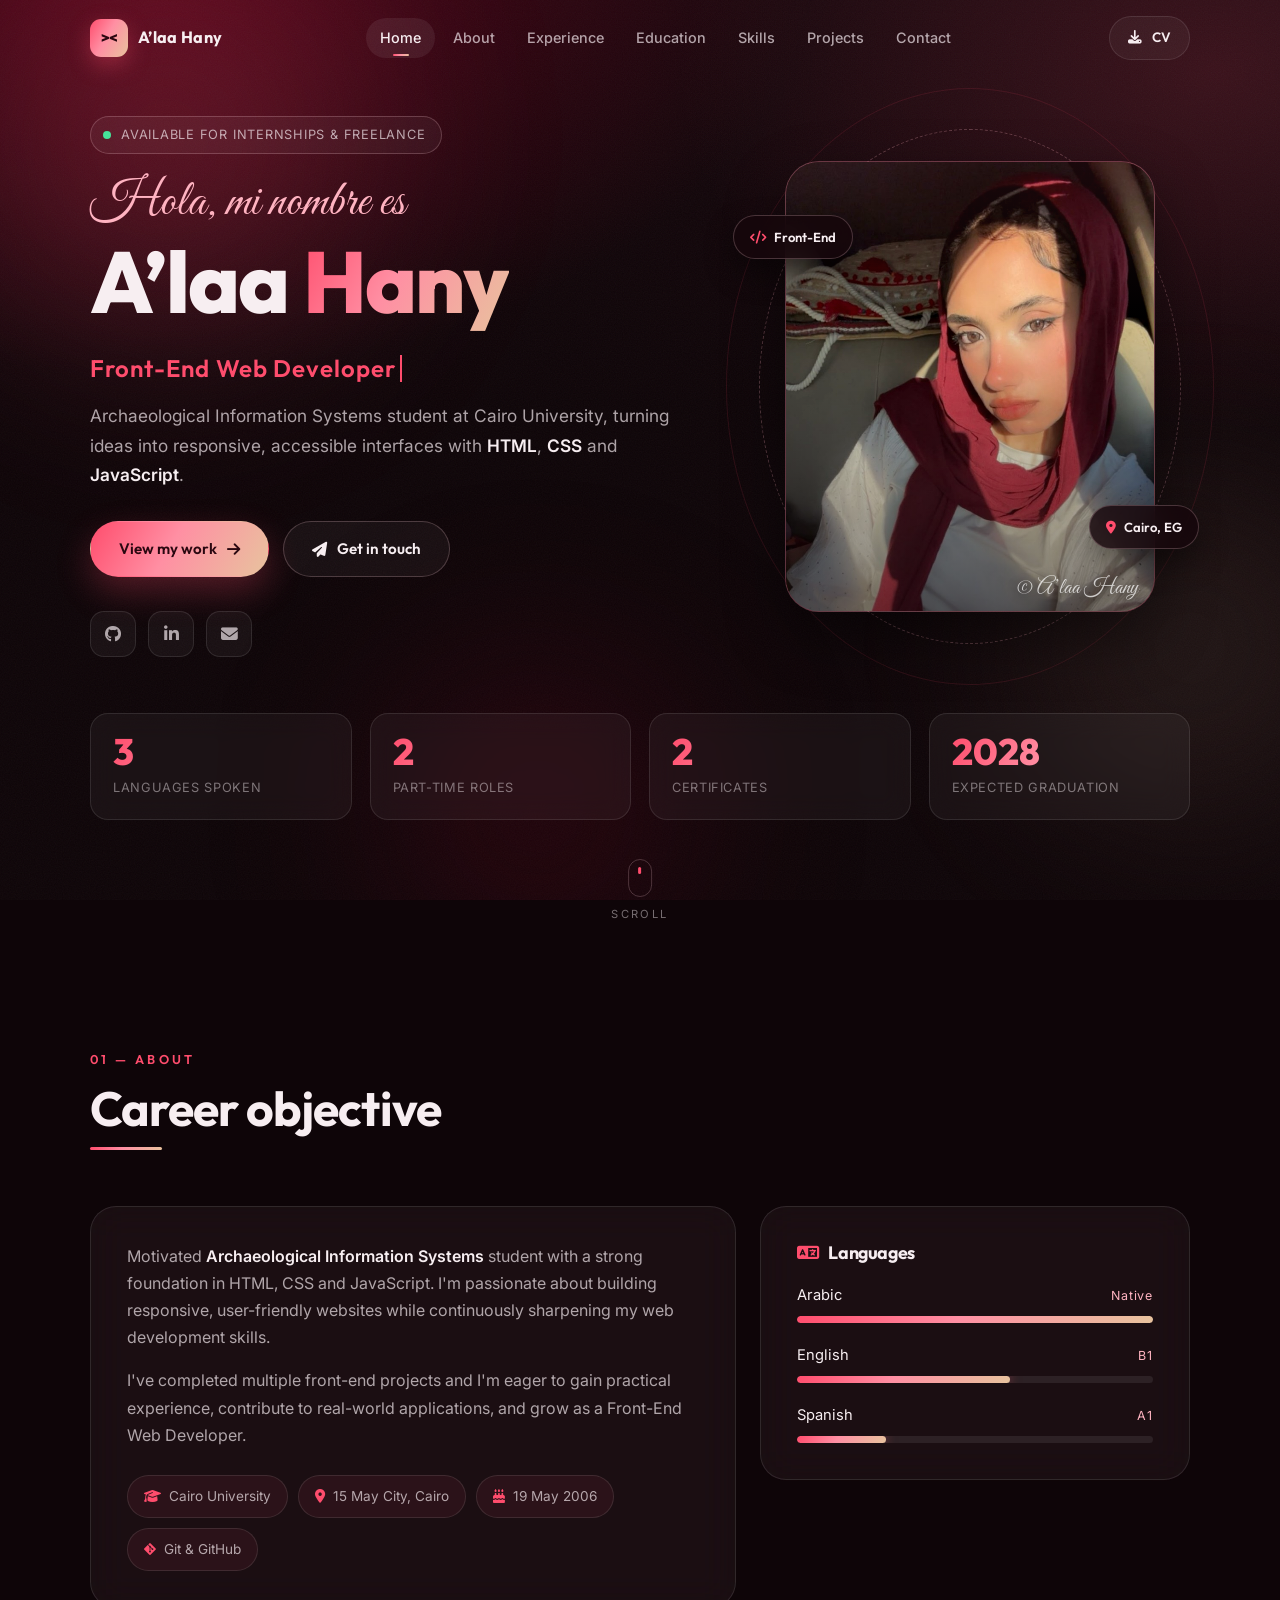
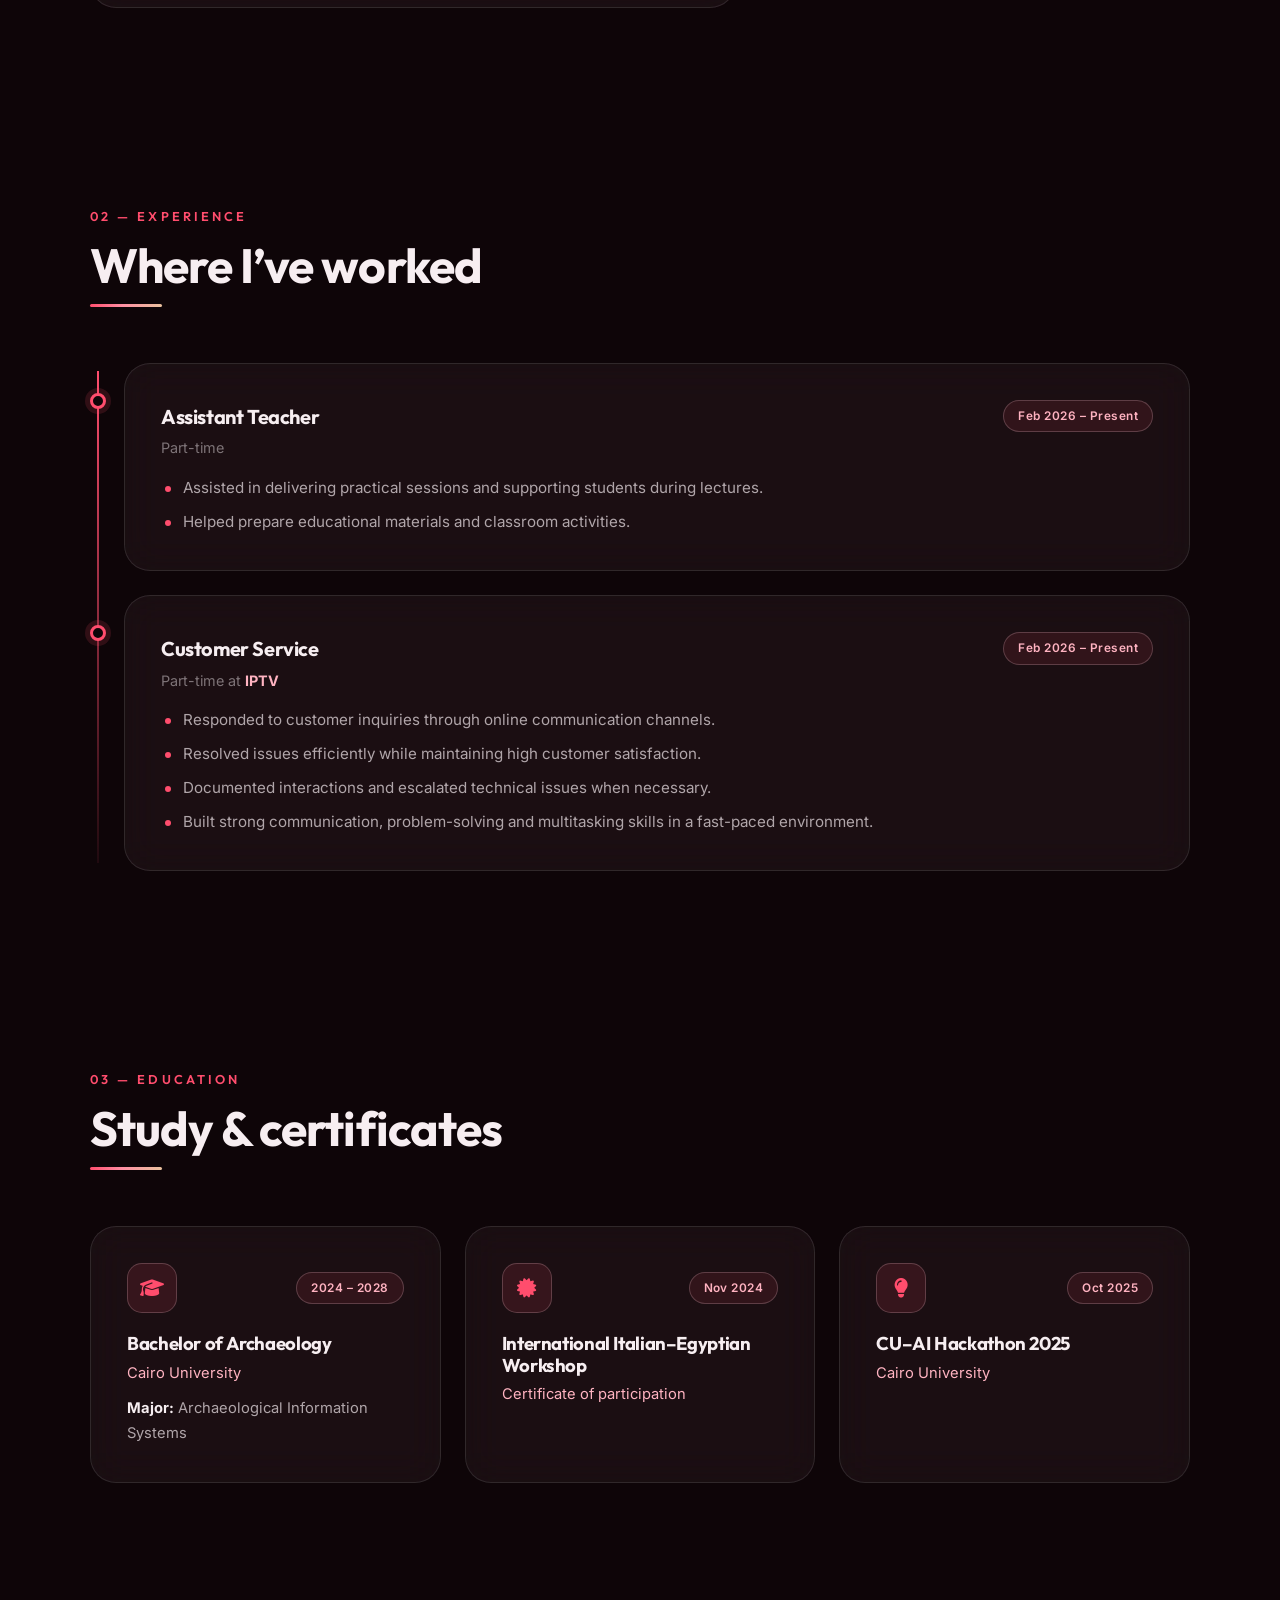
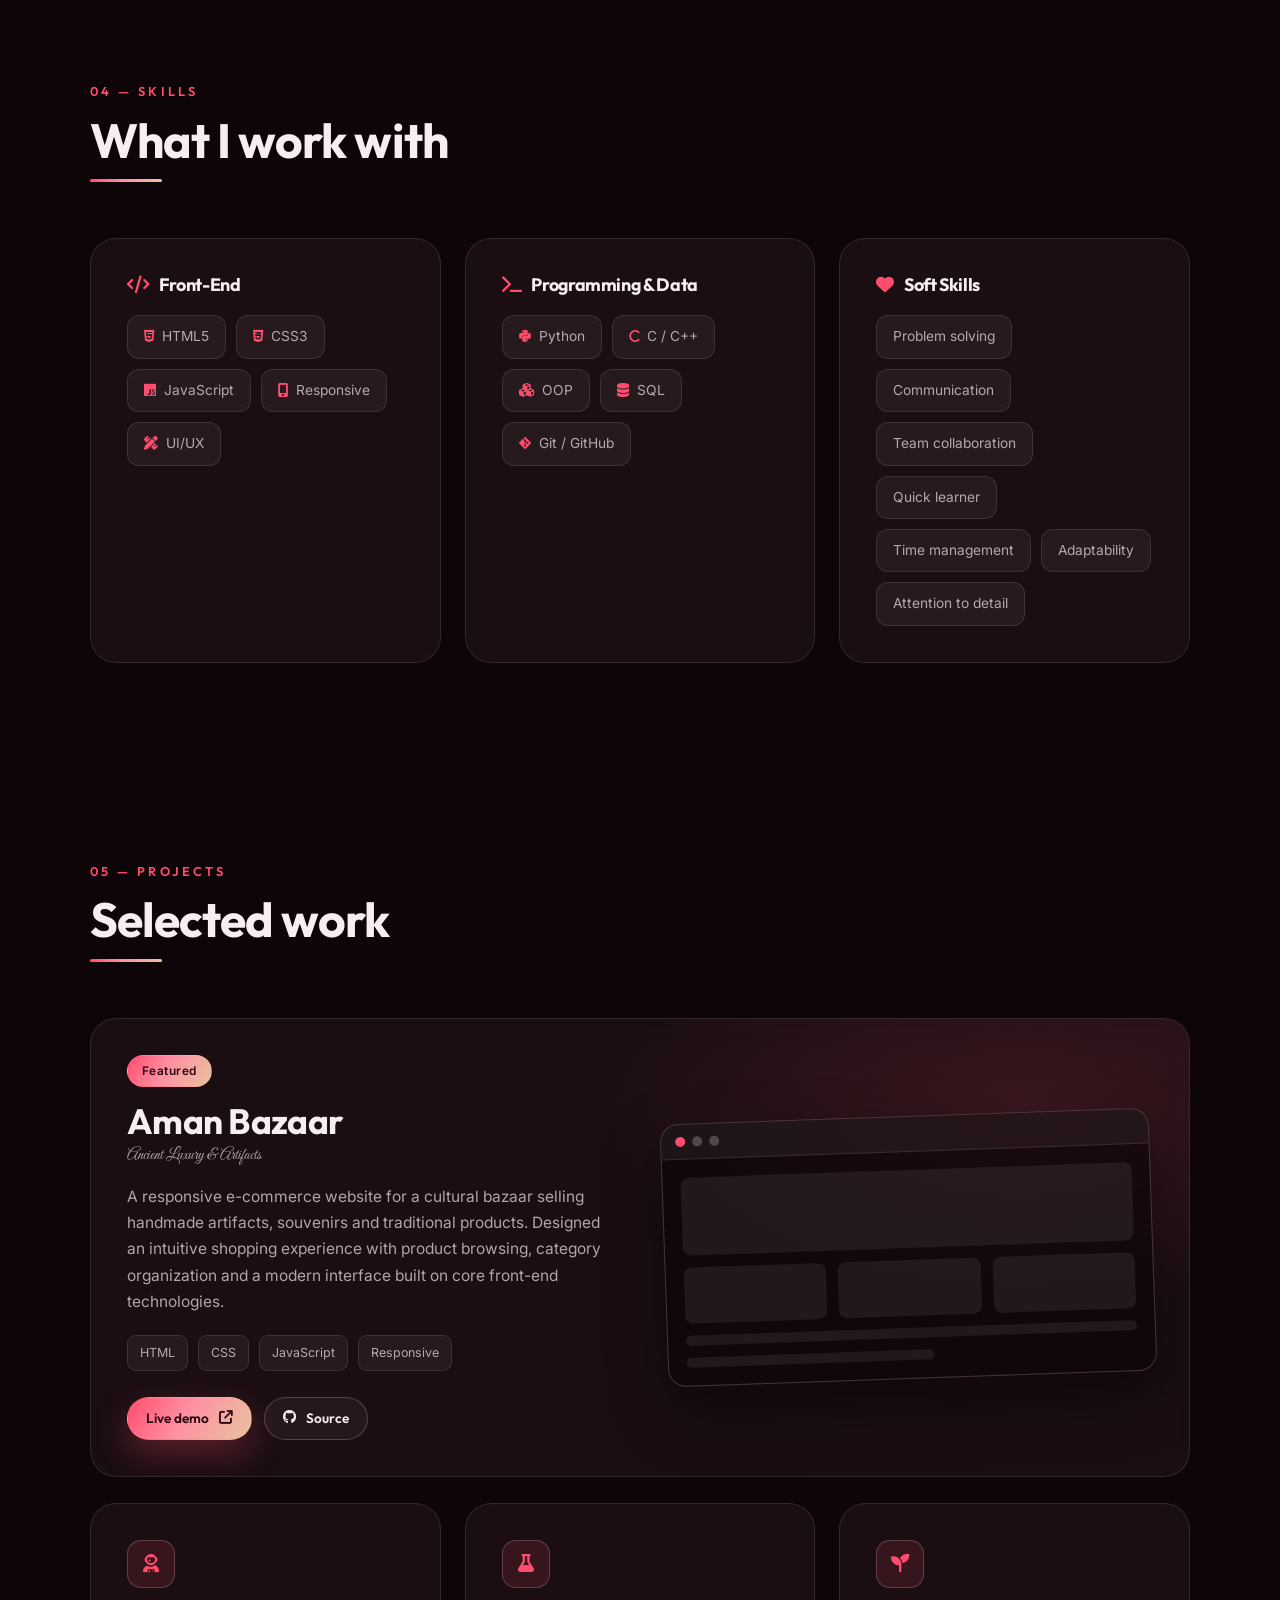
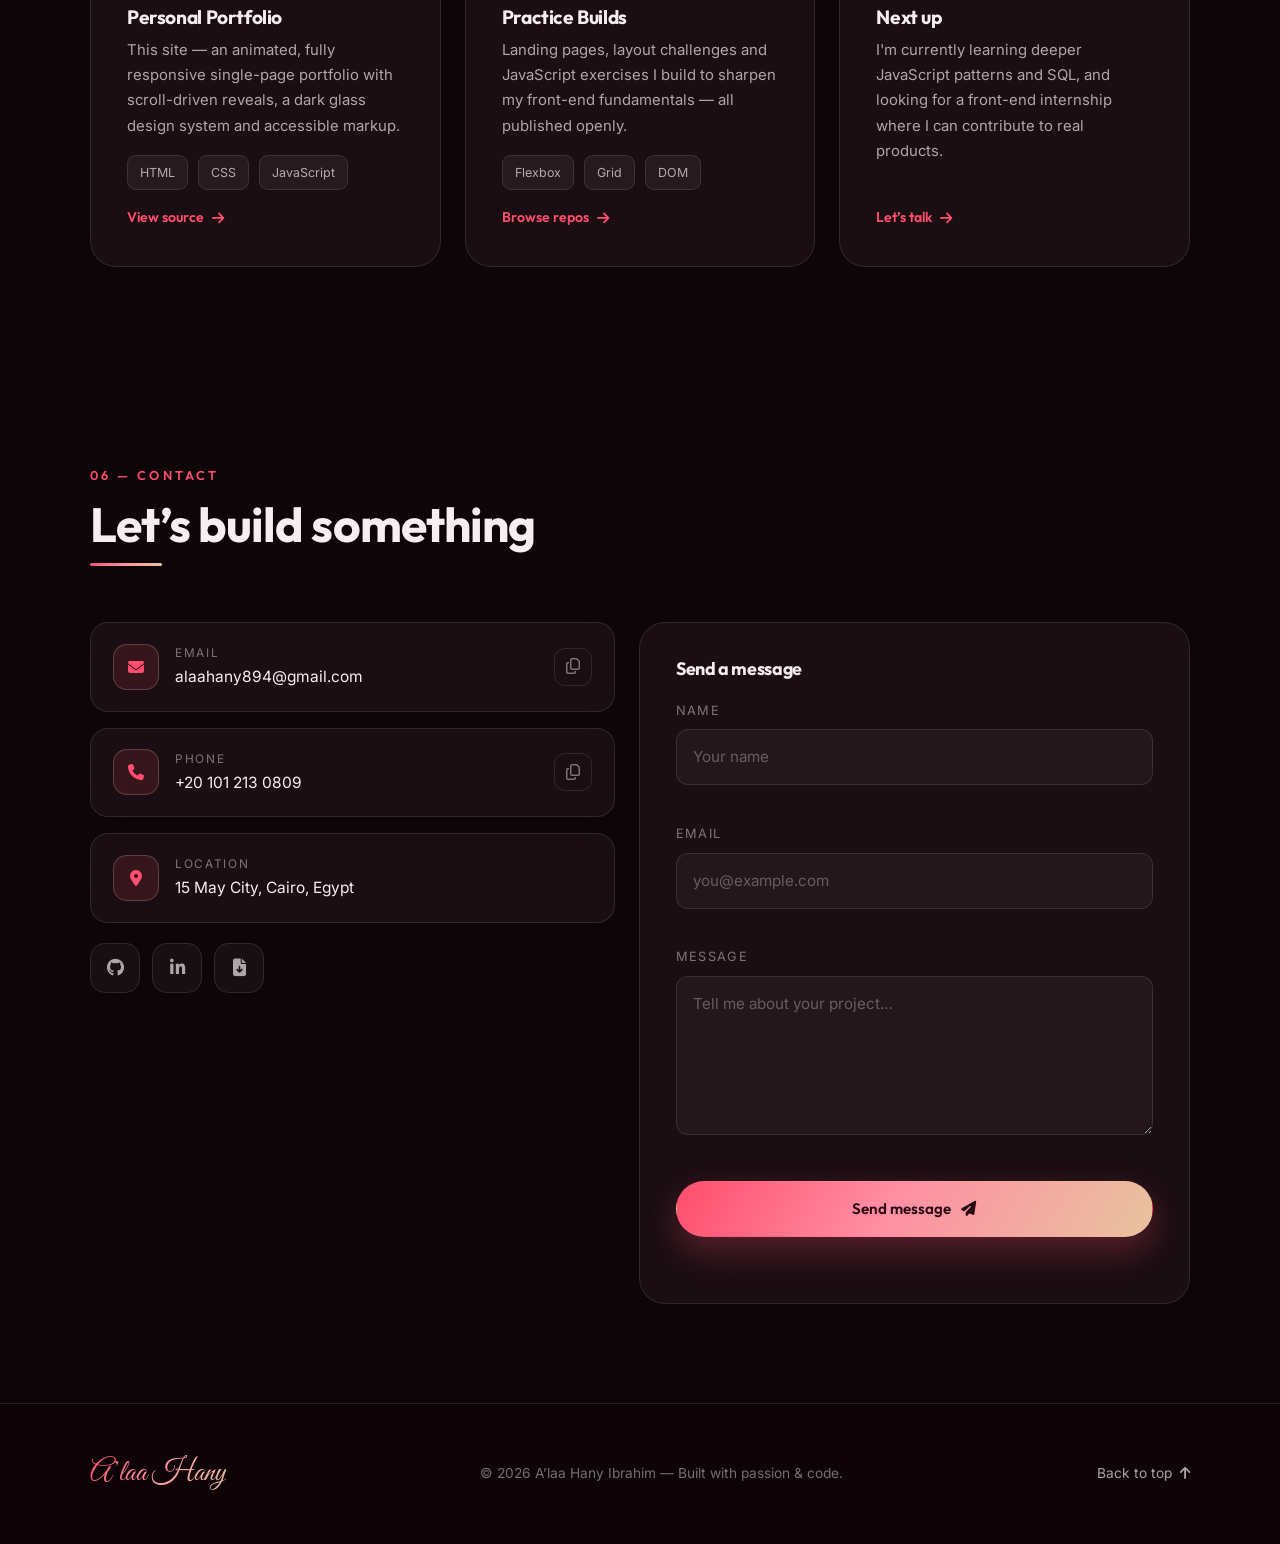
<file: index.html>
<!DOCTYPE html>
<html lang="en" class="no-js">

<head>
    <meta charset="UTF-8">
    <script>document.documentElement.classList.remove('no-js');</script>
    <meta name="viewport" content="width=device-width, initial-scale=1.0">
    <meta name="theme-color" content="#12060a">

    <title>A'laa Hany Ibrahim | Front-End Web Developer</title>
    <meta name="description"
        content="Portfolio of A'laa Hany Ibrahim — Front-End Web Developer and Archaeological Information Systems student at Cairo University, building responsive, user-friendly websites with HTML, CSS and JavaScript.">
    <meta name="author" content="A'laa Hany Ibrahim">

    <!-- Open Graph -->
    <meta property="og:type" content="website">
    <meta property="og:title" content="A'laa Hany Ibrahim | Front-End Web Developer">
    <meta property="og:description"
        content="Front-End Web Developer building responsive, user-friendly websites with HTML, CSS and JavaScript.">
    <meta property="og:url" content="https://alaa743.github.io/A-laa/">

    <link rel="icon"
        href="data:image/svg+xml,<svg xmlns='http://www.w3.org/2000/svg' viewBox='0 0 100 100'><defs><linearGradient id='g' gradientUnits='userSpaceOnUse' x1='-9.15' y1='15.85' x2='109.15' y2='84.15'><stop offset='0' stop-color='%23ff4d6d'/><stop offset='.45' stop-color='%23ff8fa3'/><stop offset='1' stop-color='%23e8c39e'/></linearGradient></defs><rect width='100' height='100' rx='28.95' fill='url(%23g)'/><path fill='%232a0710' transform='translate(50 50) scale(1.8) translate(-51.18 -49.96)' d='M42 49.96L31.36 45.84L31.36 39.76L50.56 47.60L50.56 52.32L31.36 60.16L31.36 54.08M71 54.08L71 60.16L51.80 52.32L51.80 47.60L71 39.76L71 45.84L60.32 49.96'/></svg>">

    <link rel="preconnect" href="https://fonts.googleapis.com">
    <link rel="preconnect" href="https://fonts.gstatic.com" crossorigin>
    <link href="https://fonts.googleapis.com/css2?family=Great+Vibes&family=Outfit:wght@300;400;500;600;700;800&family=Inter:wght@300;400;500;600&display=swap"
        rel="stylesheet">
    <link rel="stylesheet" href="https://cdnjs.cloudflare.com/ajax/libs/font-awesome/6.5.1/css/all.min.css">

    <link rel="stylesheet" href="style.css">
</head>

<body>
    <a class="skip-link" href="#main">Skip to content</a>

    <!-- Scroll progress -->
    <div class="scroll-progress" aria-hidden="true"><span id="progressBar"></span></div>

    <!-- Ambient background -->
    <div class="ambient" aria-hidden="true">
        <span class="orb orb-1"></span>
        <span class="orb orb-2"></span>
        <span class="orb orb-3"></span>
        <span class="grain"></span>
    </div>

    <div class="cursor-glow" id="cursorGlow" aria-hidden="true"></div>

    <!-- ================= NAVBAR ================= -->
    <header class="nav-wrap" id="navbar">
        <nav class="nav" aria-label="Main navigation">
            <a href="#home" class="logo" aria-label="A'laa Hany — home">
                <span class="logo-mark" aria-hidden="true">&gt;&lt;</span>
                <span class="logo-text">A&rsquo;laa&nbsp;Hany</span>
            </a>

            <ul class="nav-links" id="navLinks">
                <li><a href="#home" class="nav-link is-active">Home</a></li>
                <li><a href="#about" class="nav-link">About</a></li>
                <li><a href="#experience" class="nav-link">Experience</a></li>
                <li><a href="#education" class="nav-link">Education</a></li>
                <li><a href="#skills" class="nav-link">Skills</a></li>
                <li><a href="#projects" class="nav-link">Projects</a></li>
                <li><a href="#contact" class="nav-link">Contact</a></li>
            </ul>

            <div class="nav-actions">
                <a class="btn btn-ghost btn-sm" href="Alaa-Hany-CV.pdf" download>
                    <i class="fa-solid fa-download" aria-hidden="true"></i> CV
                </a>
                <button class="nav-toggle" id="navToggle" aria-label="Open menu" aria-expanded="false"
                    aria-controls="navLinks">
                    <span></span><span></span><span></span>
                </button>
            </div>
        </nav>
    </header>

    <main id="main">

        <!-- ================= HERO ================= -->
        <section class="hero" id="home">
            <div class="container hero-grid">

                <div class="hero-copy">
                    <p class="eyebrow reveal">
                        <span class="dot" aria-hidden="true"></span>
                        Available for internships &amp; freelance
                    </p>

                    <p class="script-hello reveal" aria-label="Hola, mi nombre es A'laa">Hola, mi nombre es</p>

                    <h1 class="hero-name reveal">A&rsquo;laa <span class="grad">Hany</span></h1>

                    <p class="hero-role reveal" aria-live="polite">
                        <span class="type" id="typed">Front-End Web Developer</span><span class="caret"
                            aria-hidden="true"></span>
                    </p>

                    <p class="hero-desc reveal">
                        Archaeological Information Systems student at Cairo University, turning ideas into
                        responsive, accessible interfaces with <strong>HTML</strong>, <strong>CSS</strong> and
                        <strong>JavaScript</strong>.
                    </p>

                    <div class="hero-cta reveal">
                        <a href="#projects" class="btn btn-primary">
                            View my work <i class="fa-solid fa-arrow-right" aria-hidden="true"></i>
                        </a>
                        <a href="#contact" class="btn btn-outline">
                            <i class="fa-solid fa-paper-plane" aria-hidden="true"></i> Get in touch
                        </a>
                    </div>

                    <ul class="hero-social reveal" aria-label="Social links">
                        <li><a href="https://github.com/alaa743" target="_blank" rel="noopener" data-label="GitHub"
                                aria-label="GitHub"><i class="fa-brands fa-github" aria-hidden="true"></i></a></li>
                        <li><a href="https://www.linkedin.com/in/alaa-hany-73a61a338/" target="_blank" rel="noopener"
                                data-label="LinkedIn" aria-label="LinkedIn"><i class="fa-brands fa-linkedin-in"
                                    aria-hidden="true"></i></a></li>
                        <li><a href="mailto:alaahany894@gmail.com" data-label="Email" aria-label="Email"><i
                                    class="fa-solid fa-envelope" aria-hidden="true"></i></a></li>
                    </ul>
                </div>

                <div class="hero-visual reveal">
                    <div class="portrait-stage" data-tilt>
                        <span class="ring ring-1" aria-hidden="true"></span>
                        <span class="ring ring-2" aria-hidden="true"></span>
                        <div class="portrait-frame protected">
                            <!-- Only a tile-shuffled image is served; script.js reassembles it here.
                                 Regenerate with _tools/scramble.html (values must match). -->
                            <canvas class="portrait-media" width="864" height="1056" role="img"
                                aria-label="Portrait of A'laa Hany Ibrahim" data-tiles="hero-tiles.jpg"
                                data-cols="9" data-rows="11" data-gutter="8" data-seed="1511506921"></canvas>
                            <span class="watermark" aria-hidden="true">&copy; A&rsquo;laa Hany</span>
                        </div>
                        <div class="float-badge badge-a">
                            <i class="fa-solid fa-code" aria-hidden="true"></i> Front-End
                        </div>
                        <div class="float-badge badge-b">
                            <i class="fa-solid fa-location-dot" aria-hidden="true"></i> Cairo, EG
                        </div>
                    </div>
                </div>
            </div>

            <div class="hero-stats container">
                <div class="stat reveal"><span class="stat-num" data-count="3">0</span><span class="stat-label">Languages
                        spoken</span></div>
                <div class="stat reveal"><span class="stat-num" data-count="2">0</span><span class="stat-label">Part-time
                        roles</span></div>
                <div class="stat reveal"><span class="stat-num" data-count="2">0</span><span
                        class="stat-label">Certificates</span></div>
                <div class="stat reveal"><span class="stat-num" data-count="2028">0</span><span
                        class="stat-label">Expected graduation</span></div>
            </div>

            <a href="#about" class="scroll-cue" aria-label="Scroll to about section">
                <span class="mouse" aria-hidden="true"><span></span></span>
                <span class="scroll-cue-text">Scroll</span>
            </a>
        </section>

        <!-- ================= ABOUT ================= -->
        <section class="section" id="about">
            <div class="container">
                <header class="section-head reveal">
                    <p class="section-kicker">01 — About</p>
                    <h2 class="section-title">Career objective</h2>
                </header>

                <div class="about-grid">
                    <article class="card about-main reveal">
                        <p>
                            Motivated <strong>Archaeological Information Systems</strong> student with a strong
                            foundation in HTML, CSS and JavaScript. I'm passionate about building responsive,
                            user-friendly websites while continuously sharpening my web development skills.
                        </p>
                        <p>
                            I've completed multiple front-end projects and I'm eager to gain practical experience,
                            contribute to real-world applications, and grow as a Front-End Web Developer.
                        </p>

                        <ul class="chips" aria-label="Quick facts">
                            <li class="chip"><i class="fa-solid fa-graduation-cap" aria-hidden="true"></i> Cairo
                                University</li>
                            <li class="chip"><i class="fa-solid fa-location-dot" aria-hidden="true"></i> 15 May City,
                                Cairo</li>
                            <li class="chip"><i class="fa-solid fa-cake-candles" aria-hidden="true"></i> 19 May 2006
                            </li>
                            <li class="chip"><i class="fa-brands fa-git-alt" aria-hidden="true"></i> Git &amp; GitHub
                            </li>
                        </ul>
                    </article>

                    <article class="card about-langs reveal">
                        <h3 class="card-title"><i class="fa-solid fa-language" aria-hidden="true"></i> Languages</h3>

                        <div class="lang">
                            <div class="lang-head"><span>Arabic</span><span class="lang-level">Native</span></div>
                            <div class="bar"><span data-fill="100" style="--w:100%"></span></div>
                        </div>
                        <div class="lang">
                            <div class="lang-head"><span>English</span><span class="lang-level">B1</span></div>
                            <div class="bar"><span data-fill="60" style="--w:60%"></span></div>
                        </div>
                        <div class="lang">
                            <div class="lang-head"><span>Spanish</span><span class="lang-level">A1</span></div>
                            <div class="bar"><span data-fill="25" style="--w:25%"></span></div>
                        </div>
                    </article>
                </div>
            </div>
        </section>

        <!-- ================= EXPERIENCE ================= -->
        <section class="section" id="experience">
            <div class="container">
                <header class="section-head reveal">
                    <p class="section-kicker">02 — Experience</p>
                    <h2 class="section-title">Where I&rsquo;ve worked</h2>
                </header>

                <ol class="timeline">
                    <li class="tl-item reveal">
                        <span class="tl-dot" aria-hidden="true"></span>
                        <div class="card tl-card">
                            <div class="tl-head">
                                <h3>Assistant Teacher</h3>
                                <span class="badge">Feb 2026 &ndash; Present</span>
                            </div>
                            <p class="tl-meta">Part-time</p>
                            <ul class="bullets">
                                <li>Assisted in delivering practical sessions and supporting students during lectures.
                                </li>
                                <li>Helped prepare educational materials and classroom activities.</li>
                            </ul>
                        </div>
                    </li>

                    <li class="tl-item reveal">
                        <span class="tl-dot" aria-hidden="true"></span>
                        <div class="card tl-card">
                            <div class="tl-head">
                                <h3>Customer Service</h3>
                                <span class="badge">Feb 2026 &ndash; Present</span>
                            </div>
                            <p class="tl-meta">Part-time at <strong>IPTV</strong></p>
                            <ul class="bullets">
                                <li>Responded to customer inquiries through online communication channels.</li>
                                <li>Resolved issues efficiently while maintaining high customer satisfaction.</li>
                                <li>Documented interactions and escalated technical issues when necessary.</li>
                                <li>Built strong communication, problem-solving and multitasking skills in a fast-paced
                                    environment.</li>
                            </ul>
                        </div>
                    </li>
                </ol>
            </div>
        </section>

        <!-- ================= EDUCATION ================= -->
        <section class="section" id="education">
            <div class="container">
                <header class="section-head reveal">
                    <p class="section-kicker">03 — Education</p>
                    <h2 class="section-title">Study &amp; certificates</h2>
                </header>

                <div class="edu-grid">
                    <article class="card edu-card reveal">
                        <div class="edu-top">
                            <span class="edu-icon" aria-hidden="true"><i class="fa-solid fa-graduation-cap"></i></span>
                            <span class="badge">2024 &ndash; 2028</span>
                        </div>
                        <h3>Bachelor of Archaeology</h3>
                        <p class="edu-org">Cairo University</p>
                        <p class="edu-major"><strong>Major:</strong> Archaeological Information Systems</p>
                    </article>

                    <article class="card edu-card reveal">
                        <div class="edu-top">
                            <span class="edu-icon" aria-hidden="true"><i class="fa-solid fa-certificate"></i></span>
                            <span class="badge">Nov 2024</span>
                        </div>
                        <h3>International Italian&ndash;Egyptian Workshop</h3>
                        <p class="edu-org">Certificate of participation</p>
                    </article>

                    <article class="card edu-card reveal">
                        <div class="edu-top">
                            <span class="edu-icon" aria-hidden="true"><i class="fa-solid fa-lightbulb"></i></span>
                            <span class="badge">Oct 2025</span>
                        </div>
                        <h3>CU&ndash;AI Hackathon 2025</h3>
                        <p class="edu-org">Cairo University</p>
                    </article>
                </div>
            </div>
        </section>

        <!-- ================= SKILLS ================= -->
        <section class="section" id="skills">
            <div class="container">
                <header class="section-head reveal">
                    <p class="section-kicker">04 — Skills</p>
                    <h2 class="section-title">What I work with</h2>
                </header>

                <div class="skills-grid">
                    <article class="card skill-card reveal">
                        <h3 class="card-title"><i class="fa-solid fa-code" aria-hidden="true"></i> Front-End</h3>
                        <ul class="tags">
                            <li class="tag"><i class="fa-brands fa-html5" aria-hidden="true"></i> HTML5</li>
                            <li class="tag"><i class="fa-brands fa-css3-alt" aria-hidden="true"></i> CSS3</li>
                            <li class="tag"><i class="fa-brands fa-js" aria-hidden="true"></i> JavaScript</li>
                            <li class="tag"><i class="fa-solid fa-mobile-screen" aria-hidden="true"></i> Responsive</li>
                            <li class="tag"><i class="fa-solid fa-pen-ruler" aria-hidden="true"></i> UI/UX</li>
                        </ul>
                    </article>

                    <article class="card skill-card reveal">
                        <h3 class="card-title"><i class="fa-solid fa-terminal" aria-hidden="true"></i> Programming
                            &amp; Data</h3>
                        <ul class="tags">
                            <li class="tag"><i class="fa-brands fa-python" aria-hidden="true"></i> Python</li>
                            <li class="tag"><i class="fa-solid fa-c" aria-hidden="true"></i> C / C++</li>
                            <li class="tag"><i class="fa-solid fa-cubes" aria-hidden="true"></i> OOP</li>
                            <li class="tag"><i class="fa-solid fa-database" aria-hidden="true"></i> SQL</li>
                            <li class="tag"><i class="fa-brands fa-git-alt" aria-hidden="true"></i> Git / GitHub</li>
                        </ul>
                    </article>

                    <article class="card skill-card reveal">
                        <h3 class="card-title"><i class="fa-solid fa-heart" aria-hidden="true"></i> Soft Skills</h3>
                        <ul class="tags">
                            <li class="tag">Problem solving</li>
                            <li class="tag">Communication</li>
                            <li class="tag">Team collaboration</li>
                            <li class="tag">Quick learner</li>
                            <li class="tag">Time management</li>
                            <li class="tag">Adaptability</li>
                            <li class="tag">Attention to detail</li>
                        </ul>
                    </article>
                </div>
            </div>
        </section>

        <!-- ================= PROJECTS ================= -->
        <section class="section" id="projects">
            <div class="container">
                <header class="section-head reveal">
                    <p class="section-kicker">05 — Projects</p>
                    <h2 class="section-title">Selected work</h2>
                </header>

                <article class="card project-feature reveal" data-tilt data-tilt-max="4">
                    <div class="pf-body">
                        <span class="badge badge-accent">Featured</span>
                        <h3>Aman Bazaar</h3>
                        <p class="pf-sub">Ancient Luxury &amp; Artifacts</p>
                        <p>
                            A responsive e-commerce website for a cultural bazaar selling handmade artifacts,
                            souvenirs and traditional products. Designed an intuitive shopping experience with
                            product browsing, category organization and a modern interface built on core front-end
                            technologies.
                        </p>
                        <ul class="tags small">
                            <li class="tag">HTML</li>
                            <li class="tag">CSS</li>
                            <li class="tag">JavaScript</li>
                            <li class="tag">Responsive</li>
                        </ul>
                        <div class="pf-links">
                            <a class="btn btn-primary btn-sm" href="https://alaa743.github.io/aman-bazaar/index.html"
                                target="_blank" rel="noopener">
                                Live demo <i class="fa-solid fa-arrow-up-right-from-square" aria-hidden="true"></i>
                            </a>
                            <a class="btn btn-outline btn-sm" href="https://github.com/alaa743" target="_blank"
                                rel="noopener">
                                <i class="fa-brands fa-github" aria-hidden="true"></i> Source
                            </a>
                        </div>
                    </div>
                    <div class="pf-visual" aria-hidden="true">
                        <div class="browser">
                            <div class="browser-bar"><span></span><span></span><span></span></div>
                            <div class="browser-body">
                                <div class="sk sk-hero"></div>
                                <div class="sk-row">
                                    <div class="sk sk-card"></div>
                                    <div class="sk sk-card"></div>
                                    <div class="sk sk-card"></div>
                                </div>
                                <div class="sk sk-line"></div>
                                <div class="sk sk-line short"></div>
                            </div>
                        </div>
                    </div>
                </article>

                <div class="projects-grid">
                    <article class="card project-card reveal">
                        <span class="p-icon" aria-hidden="true"><i class="fa-solid fa-user-astronaut"></i></span>
                        <h3>Personal Portfolio</h3>
                        <p>This site — an animated, fully responsive single-page portfolio with scroll-driven
                            reveals, a dark glass design system and accessible markup.</p>
                        <ul class="tags small">
                            <li class="tag">HTML</li>
                            <li class="tag">CSS</li>
                            <li class="tag">JavaScript</li>
                        </ul>
                        <a class="p-link" href="https://github.com/alaa743" target="_blank" rel="noopener">
                            View source <i class="fa-solid fa-arrow-right" aria-hidden="true"></i>
                        </a>
                    </article>

                    <article class="card project-card reveal">
                        <span class="p-icon" aria-hidden="true"><i class="fa-solid fa-flask"></i></span>
                        <h3>Practice Builds</h3>
                        <p>Landing pages, layout challenges and JavaScript exercises I build to sharpen my front-end
                            fundamentals — all published openly.</p>
                        <ul class="tags small">
                            <li class="tag">Flexbox</li>
                            <li class="tag">Grid</li>
                            <li class="tag">DOM</li>
                        </ul>
                        <a class="p-link" href="https://github.com/alaa743?tab=repositories" target="_blank"
                            rel="noopener">
                            Browse repos <i class="fa-solid fa-arrow-right" aria-hidden="true"></i>
                        </a>
                    </article>

                    <article class="card project-card project-cta reveal">
                        <span class="p-icon" aria-hidden="true"><i class="fa-solid fa-seedling"></i></span>
                        <h3>Next up</h3>
                        <p>I'm currently learning deeper JavaScript patterns and SQL, and looking for a front-end
                            internship where I can contribute to real products.</p>
                        <a class="p-link" href="#contact">
                            Let&rsquo;s talk <i class="fa-solid fa-arrow-right" aria-hidden="true"></i>
                        </a>
                    </article>
                </div>
            </div>
        </section>

        <!-- ================= CONTACT ================= -->
        <section class="section" id="contact">
            <div class="container">
                <header class="section-head reveal">
                    <p class="section-kicker">06 — Contact</p>
                    <h2 class="section-title">Let&rsquo;s build something</h2>
                </header>

                <div class="contact-grid">
                    <div class="contact-side">
                        <ul class="contact-list">
                            <li class="card contact-item reveal">
                                <span class="c-icon" aria-hidden="true"><i class="fa-solid fa-envelope"></i></span>
                                <div>
                                    <p class="c-label">Email</p>
                                    <a href="mailto:alaahany894@gmail.com">alaahany894@gmail.com</a>
                                </div>
                                <button class="copy-btn" type="button" data-copy="alaahany894@gmail.com"
                                    aria-label="Copy email address"><i class="fa-regular fa-copy"
                                        aria-hidden="true"></i></button>
                            </li>
                            <li class="card contact-item reveal">
                                <span class="c-icon" aria-hidden="true"><i class="fa-solid fa-phone"></i></span>
                                <div>
                                    <p class="c-label">Phone</p>
                                    <a href="tel:+201012130809">+20 101 213 0809</a>
                                </div>
                                <button class="copy-btn" type="button" data-copy="+201012130809"
                                    aria-label="Copy phone number"><i class="fa-regular fa-copy"
                                        aria-hidden="true"></i></button>
                            </li>
                            <li class="card contact-item reveal">
                                <span class="c-icon" aria-hidden="true"><i class="fa-solid fa-location-dot"></i></span>
                                <div>
                                    <p class="c-label">Location</p>
                                    <span>15 May City, Cairo, Egypt</span>
                                </div>
                            </li>
                        </ul>

                        <div class="socials reveal">
                            <a href="https://github.com/alaa743" target="_blank" rel="noopener" class="social-btn"
                                aria-label="GitHub"><i class="fa-brands fa-github" aria-hidden="true"></i></a>
                            <a href="https://www.linkedin.com/in/alaa-hany-73a61a338/" target="_blank" rel="noopener"
                                class="social-btn" aria-label="LinkedIn"><i class="fa-brands fa-linkedin-in"
                                    aria-hidden="true"></i></a>
                            <a href="Alaa-Hany-CV.pdf" download class="social-btn" aria-label="Download CV"><i
                                    class="fa-solid fa-file-arrow-down" aria-hidden="true"></i></a>
                        </div>
                    </div>

                    <form class="card contact-form reveal" id="contactForm" novalidate>
                        <h3 class="card-title">Send a message</h3>

                        <div class="field">
                            <label for="name">Name</label>
                            <input type="text" id="name" name="name" placeholder="Your name" required>
                            <p class="error" data-for="name"></p>
                        </div>

                        <div class="field">
                            <label for="email">Email</label>
                            <input type="email" id="email" name="email" placeholder="you@example.com" required>
                            <p class="error" data-for="email"></p>
                        </div>

                        <div class="field">
                            <label for="message">Message</label>
                            <textarea id="message" name="message" rows="5" placeholder="Tell me about your project…"
                                required></textarea>
                            <p class="error" data-for="message"></p>
                        </div>

                        <button type="submit" class="btn btn-primary btn-block">
                            Send message <i class="fa-solid fa-paper-plane" aria-hidden="true"></i>
                        </button>
                        <p class="form-note" id="formNote" role="status"></p>
                    </form>
                </div>
            </div>
        </section>
    </main>

    <!-- ================= FOOTER ================= -->
    <footer class="footer">
        <div class="container footer-inner">
            <p class="footer-sign">A&rsquo;laa Hany</p>
            <p class="footer-copy">&copy; <span id="year">2026</span> A&rsquo;laa Hany Ibrahim — Built with passion
                &amp; code.</p>
            <a href="#home" class="footer-top">Back to top <i class="fa-solid fa-arrow-up" aria-hidden="true"></i></a>
        </div>
    </footer>

    <button class="to-top" id="toTop" aria-label="Back to top">
        <i class="fa-solid fa-arrow-up" aria-hidden="true"></i>
    </button>

    <div class="toast" id="toast" role="status" aria-live="polite"></div>

    <script src="script.js" defer></script>
</body>

</html>
</file>
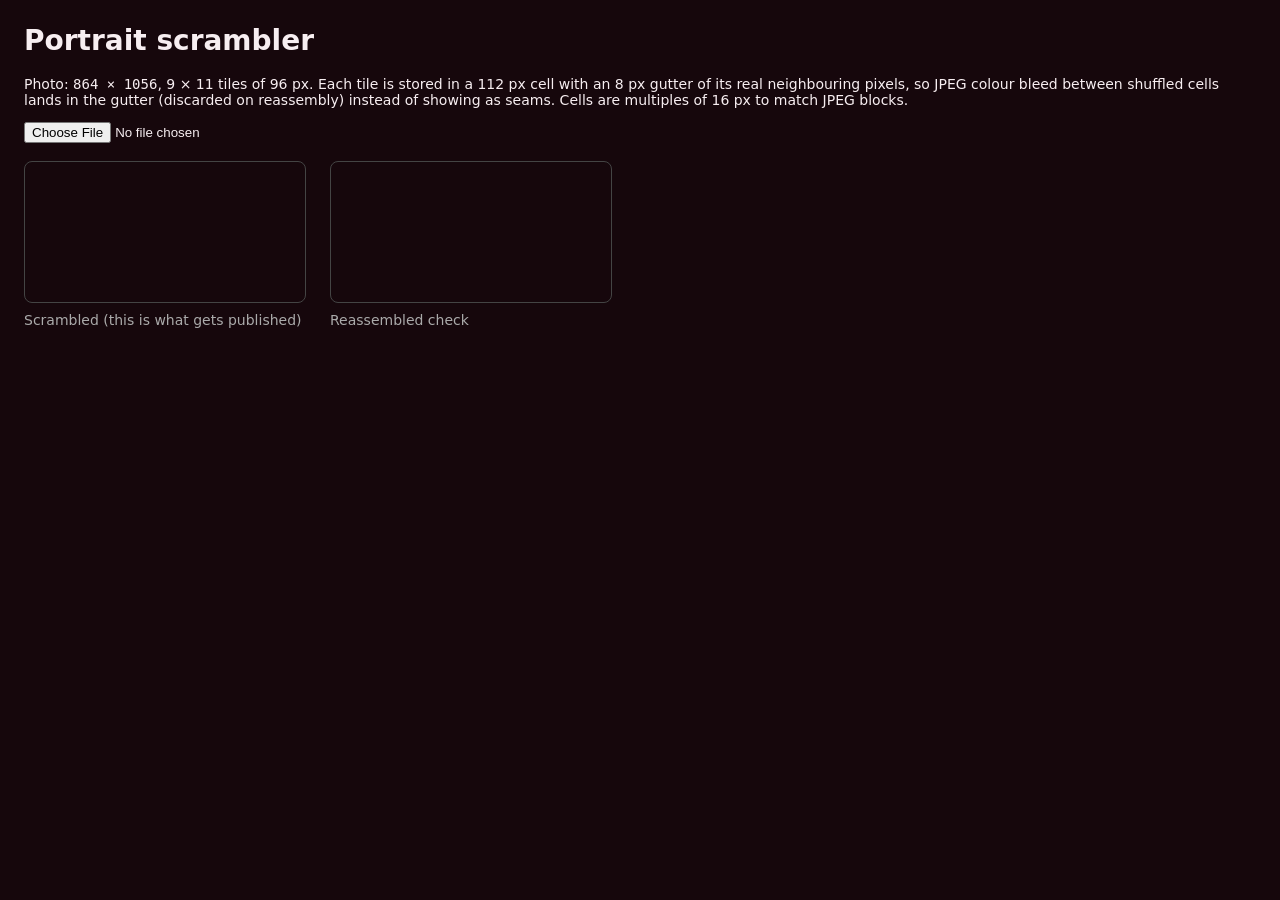
<file: _tools/scramble.html>
<!DOCTYPE html>
<html lang="en">
<!--
    Portrait scrambler
    ------------------
    Turns a photo into a tile-shuffled JPEG. The portfolio page reassembles it
    on a <canvas> (see "Scrambled portrait" in script.js), so the only image
    file a visitor can grab from the Network tab is the scrambled mosaic.

    Usage: open this file in a browser, pick the original photo, download the
    result and save it as hero-tiles.jpg in the site root. Keep the original
    photo OUT of the repository.

    The folder name starts with "_" so GitHub Pages (Jekyll) does not publish it.
    COLS / ROWS / SEED / W / H must match the data-* attributes on the portrait
    <canvas> in index.html.
-->

<head>
    <meta charset="UTF-8">
    <title>Portrait scrambler</title>
    <style>
        body { font: 14px system-ui, sans-serif; margin: 24px; background: #16070c; color: #f7eef1; }
        .row { display: flex; gap: 24px; flex-wrap: wrap; align-items: flex-start; margin-top: 18px; }
        figure { margin: 0; }
        figcaption { margin-top: 6px; color: #aaa; }
        canvas { width: 280px; height: auto; border: 1px solid #444; border-radius: 8px; }
        a { color: #ff8fa3; }
    </style>
</head>

<body>
    <h1>Portrait scrambler</h1>
    <p>Photo: <code>864 × 1056</code>, 9 × 11 tiles of 96 px. Each tile is stored in a 112 px cell with an 8 px
        gutter of its real neighbouring pixels, so JPEG colour bleed between shuffled cells lands in the gutter
        (discarded on reassembly) instead of showing as seams. Cells are multiples of 16 px to match JPEG blocks.</p>

    <input type="file" id="file" accept="image/*">

    <div class="row">
        <figure><canvas id="scrambled"></canvas><figcaption>Scrambled (this is what gets published)</figcaption></figure>
        <figure><canvas id="check"></canvas><figcaption>Reassembled check</figcaption></figure>
    </div>

    <p id="out"></p>

    <script>
        var W = 864, H = 1056, COLS = 9, ROWS = 11, GUTTER = 8, SEED = 1511506921, QUALITY = 0.9;
        var TW = W / COLS, TH = H / ROWS;                      // visible tile: 96 x 96
        var CW = TW + 2 * GUTTER, CH = TH + 2 * GUTTER;        // stored cell: 112 x 112

        // Must stay identical to tileOrder() in script.js
        function tileOrder(n, seed) {
            var a = seed, p = [], i, j, t;
            var rnd = function () {
                a |= 0; a = a + 0x6D2B79F5 | 0;
                var x = Math.imul(a ^ a >>> 15, 1 | a);
                x = x + Math.imul(x ^ x >>> 7, 61 | x) ^ x;
                return ((x ^ x >>> 14) >>> 0) / 4294967296;
            };
            for (i = 0; i < n; i++) p[i] = i;
            for (i = n - 1; i > 0; i--) { j = Math.floor(rnd() * (i + 1)); t = p[i]; p[i] = p[j]; p[j] = t; }
            return p;
        }

        function scramble(img) {
            var G = GUTTER;

            // 1. cover-fit the photo into W x H, inside a canvas padded by G on every side
            var src = document.createElement('canvas');
            src.width = W + 2 * G; src.height = H + 2 * G;
            var sc = src.getContext('2d');
            var s = Math.max(W / img.naturalWidth, H / img.naturalHeight);
            var sw = W / s, sh = H / s;
            sc.drawImage(img, (img.naturalWidth - sw) / 2, (img.naturalHeight - sh) / 2, sw, sh, G, G, W, H);

            // 2. fill the padding by stretching the outermost pixels (edge clamp)
            sc.drawImage(src, G, G, W, 1, G, 0, W, G);                              // top
            sc.drawImage(src, G, G + H - 1, W, 1, G, G + H, W, G);                  // bottom
            sc.drawImage(src, G, 0, 1, H + 2 * G, 0, 0, G, H + 2 * G);              // left
            sc.drawImage(src, G + W - 1, 0, 1, H + 2 * G, G + W, 0, G, H + 2 * G);  // right

            // 3. copy tile s (plus its gutter) into cell order[s]
            var out = document.getElementById('scrambled');
            out.width = COLS * CW; out.height = ROWS * CH;
            var ctx = out.getContext('2d');
            tileOrder(COLS * ROWS, SEED).forEach(function (d, s) {
                ctx.drawImage(src,
                    (s % COLS) * TW, Math.floor(s / COLS) * TH, CW, CH,   // padded source already offsets by G
                    (d % COLS) * CW, Math.floor(d / COLS) * CH, CW, CH);
            });
            return out.toDataURL('image/jpeg', QUALITY);
        }

        // Same logic as the portfolio page: take each cell's inner tile, drop the gutter.
        function reassemble(url) {
            var img = new Image();
            img.onload = function () {
                var c = document.getElementById('check');
                c.width = W; c.height = H;
                var ctx = c.getContext('2d');
                tileOrder(COLS * ROWS, SEED).forEach(function (d, s) {
                    ctx.drawImage(img,
                        (d % COLS) * CW + GUTTER, Math.floor(d / COLS) * CH + GUTTER, TW, TH,
                        (s % COLS) * TW, Math.floor(s / COLS) * TH, TW, TH);
                });
            };
            img.src = url;
        }

        document.getElementById('file').addEventListener('change', function (e) {
            var f = e.target.files[0];
            if (!f) return;
            var img = new Image();
            img.onload = function () {
                var url = scramble(img);
                reassemble(url);
                window.__scrambled = url;   // used by automation
                document.getElementById('out').innerHTML =
                    '<a href="' + url + '" download="hero-tiles.jpg">Download hero-tiles.jpg</a>';
                URL.revokeObjectURL(img.src);
            };
            img.src = URL.createObjectURL(f);
        });
    </script>
</body>

</html>
</file>
<file: style.css>
/* =========================================================
   A'laa Hany — Portfolio
   Design system: dark wine glass + rose/champagne accents
   ========================================================= */

/* ---------- TOKENS ---------- */
:root {
    /* surfaces */
    --bg: #0e0508;
    --bg-2: #16070c;
    --surface: rgba(255, 255, 255, 0.045);
    --surface-2: rgba(255, 255, 255, 0.07);
    --line: rgba(255, 255, 255, 0.10);
    --line-strong: rgba(255, 209, 220, 0.22);

    /* text */
    --text: #f7eef1;
    --muted: rgba(247, 238, 241, 0.68);
    --faint: rgba(247, 238, 241, 0.45);

    /* brand */
    --rose: #ff4d6d;
    --rose-soft: #ffb3c1;
    --wine: #800020;
    --gold: #e8c39e;

    --grad-brand: linear-gradient(120deg, #ff4d6d 0%, #ff8fa3 45%, #e8c39e 100%);
    --grad-line: linear-gradient(90deg, transparent, var(--rose), transparent);

    /* shape */
    --r-sm: 12px;
    --r-md: 18px;
    --r-lg: 26px;
    --r-xl: 34px;

    /* motion */
    --ease: cubic-bezier(0.16, 1, 0.3, 1);
    --fast: 0.25s var(--ease);
    --med: 0.45s var(--ease);
    --slow: 0.9s var(--ease);

    --nav-h: 76px;
    --shadow: 0 24px 60px rgba(0, 0, 0, 0.45);
    --shadow-rose: 0 24px 60px rgba(255, 77, 109, 0.18);
}

/* ---------- RESET ---------- */
*,
*::before,
*::after {
    box-sizing: border-box;
    margin: 0;
    padding: 0;
}

html {
    scroll-behavior: smooth;
    -webkit-text-size-adjust: 100%;
}

body {
    font-family: 'Inter', system-ui, -apple-system, 'Segoe UI', sans-serif;
    background: var(--bg);
    color: var(--text);
    line-height: 1.7;
    overflow-x: hidden;
    -webkit-font-smoothing: antialiased;
}

img {
    max-width: 100%;
    display: block;
}

a {
    color: inherit;
    text-decoration: none;
}

ul,
ol {
    list-style: none;
}

button,
input,
textarea {
    font: inherit;
    color: inherit;
}

h1,
h2,
h3,
h4 {
    font-family: 'Outfit', system-ui, sans-serif;
    line-height: 1.15;
    font-weight: 700;
    letter-spacing: -0.02em;
}

::selection {
    background: var(--rose);
    color: #fff;
}

:focus-visible {
    outline: 2px solid var(--rose-soft);
    outline-offset: 3px;
    border-radius: 6px;
}

.skip-link {
    position: fixed;
    top: -100px;
    left: 16px;
    z-index: 3000;
    background: var(--rose);
    color: #fff;
    padding: 10px 18px;
    border-radius: 0 0 10px 10px;
    transition: top var(--fast);
}

.skip-link:focus {
    top: 0;
}

.container {
    width: 100%;
    max-width: 1180px;
    margin-inline: auto;
    padding-inline: clamp(20px, 5vw, 40px);
}

/* ---------- SCROLLBAR ---------- */
::-webkit-scrollbar {
    width: 10px;
}

::-webkit-scrollbar-track {
    background: var(--bg);
}

::-webkit-scrollbar-thumb {
    background: linear-gradient(var(--rose), var(--wine));
    border-radius: 10px;
    border: 2px solid var(--bg);
}

/* =========================================================
   AMBIENT BACKGROUND
   ========================================================= */
.ambient {
    position: fixed;
    inset: 0;
    z-index: -2;
    overflow: hidden;
    background:
        radial-gradient(1100px 700px at 12% -5%, rgba(128, 0, 32, 0.55), transparent 60%),
        radial-gradient(900px 600px at 95% 8%, rgba(255, 77, 109, 0.16), transparent 60%),
        linear-gradient(180deg, var(--bg-2), var(--bg) 45%);
}

.orb {
    position: absolute;
    border-radius: 50%;
    filter: blur(90px);
    opacity: 0.5;
    will-change: transform;
}

.orb-1 {
    width: 46vw;
    height: 46vw;
    top: -12vw;
    left: -10vw;
    background: radial-gradient(circle, rgba(255, 77, 109, 0.55), transparent 70%);
    animation: drift1 22s ease-in-out infinite alternate;
}

.orb-2 {
    width: 38vw;
    height: 38vw;
    top: 45%;
    right: -12vw;
    background: radial-gradient(circle, rgba(232, 195, 158, 0.30), transparent 70%);
    animation: drift2 28s ease-in-out infinite alternate;
}

.orb-3 {
    width: 34vw;
    height: 34vw;
    bottom: -10vw;
    left: 25%;
    background: radial-gradient(circle, rgba(128, 0, 32, 0.65), transparent 70%);
    animation: drift3 25s ease-in-out infinite alternate;
}

@keyframes drift1 {
    to {
        transform: translate3d(8vw, 6vh, 0) scale(1.15);
    }
}

@keyframes drift2 {
    to {
        transform: translate3d(-9vw, -7vh, 0) scale(1.2);
    }
}

@keyframes drift3 {
    to {
        transform: translate3d(6vw, -5vh, 0) scale(1.1);
    }
}

.grain {
    position: absolute;
    inset: -50%;
    opacity: 0.045;
    background-image: url("data:image/svg+xml,%3Csvg xmlns='http://www.w3.org/2000/svg' width='140' height='140'%3E%3Cfilter id='n'%3E%3CfeTurbulence type='fractalNoise' baseFrequency='0.85' numOctaves='3'/%3E%3C/filter%3E%3Crect width='140' height='140' filter='url(%23n)'/%3E%3C/svg%3E");
    animation: grainShift 8s steps(6) infinite;
    pointer-events: none;
}

@keyframes grainShift {
    0% { transform: translate(0, 0); }
    20% { transform: translate(-3%, 2%); }
    40% { transform: translate(2%, -3%); }
    60% { transform: translate(-2%, -2%); }
    80% { transform: translate(3%, 1%); }
    100% { transform: translate(0, 0); }
}

/* cursor glow (desktop only, enabled by JS) */
.cursor-glow {
    position: fixed;
    top: 0;
    left: 0;
    width: 420px;
    height: 420px;
    margin: -210px 0 0 -210px;
    border-radius: 50%;
    pointer-events: none;
    z-index: -1;
    opacity: 0;
    background: radial-gradient(circle, rgba(255, 77, 109, 0.16), transparent 65%);
    transition: opacity 0.4s ease;
}

.cursor-glow.on {
    opacity: 1;
}

/* =========================================================
   SCROLL PROGRESS
   ========================================================= */
.scroll-progress {
    position: fixed;
    top: 0;
    left: 0;
    width: 100%;
    height: 3px;
    z-index: 1200;
    background: transparent;
}

.scroll-progress span {
    display: block;
    height: 100%;
    width: 0%;
    background: var(--grad-brand);
    box-shadow: 0 0 14px rgba(255, 77, 109, 0.7);
}

/* =========================================================
   NAVBAR
   ========================================================= */
.nav-wrap {
    position: fixed;
    top: 0;
    left: 0;
    width: 100%;
    z-index: 1100;
    transition: background var(--med), backdrop-filter var(--med), border-color var(--med), box-shadow var(--med);
    border-bottom: 1px solid transparent;
}

.nav-wrap.scrolled {
    background: rgba(14, 5, 8, 0.72);
    -webkit-backdrop-filter: blur(20px) saturate(160%);
    backdrop-filter: blur(20px) saturate(160%);
    border-bottom-color: var(--line);
    box-shadow: 0 12px 40px rgba(0, 0, 0, 0.35);
}

.nav {
    max-width: 1180px;
    margin-inline: auto;
    padding: 0 clamp(20px, 5vw, 40px);
    height: var(--nav-h);
    display: flex;
    align-items: center;
    justify-content: space-between;
    gap: 20px;
}

.logo {
    display: flex;
    align-items: center;
    gap: 10px;
    font-family: 'Outfit', sans-serif;
    font-weight: 700;
    letter-spacing: 0.02em;
    transition: transform var(--fast);
}

.logo:hover {
    transform: translateY(-2px);
}

.logo-mark {
    display: grid;
    place-items: center;
    width: 38px;
    height: 38px;
    border-radius: 11px;
    background: var(--grad-brand);
    color: #2a0710;
    font-weight: 800;
    font-size: 0.95rem;
    letter-spacing: -0.06em;
    box-shadow: 0 8px 22px rgba(255, 77, 109, 0.35);
}

.logo-text {
    font-size: 1.02rem;
}

.nav-links {
    display: flex;
    align-items: center;
    gap: 4px;
}

.nav-link {
    position: relative;
    display: block;
    padding: 8px 14px;
    border-radius: 999px;
    font-size: 0.9rem;
    font-weight: 500;
    color: var(--muted);
    transition: color var(--fast), background var(--fast);
}

.nav-link:hover {
    color: var(--text);
    background: var(--surface);
}

.nav-link.is-active {
    color: var(--text);
    background: var(--surface-2);
}

.nav-link.is-active::after {
    content: "";
    position: absolute;
    left: 50%;
    bottom: 2px;
    width: 16px;
    height: 2px;
    border-radius: 2px;
    transform: translateX(-50%);
    background: var(--grad-brand);
}

.nav-actions {
    display: flex;
    align-items: center;
    gap: 12px;
}

/* hamburger */
.nav-toggle {
    display: none;
    width: 44px;
    height: 44px;
    border: 1px solid var(--line);
    border-radius: 12px;
    background: var(--surface);
    cursor: pointer;
    padding: 12px 11px;
    flex-direction: column;
    justify-content: space-between;
}

.nav-toggle span {
    display: block;
    height: 2px;
    width: 100%;
    border-radius: 2px;
    background: var(--text);
    transition: transform var(--fast), opacity var(--fast);
    transform-origin: center;
}

.nav-toggle[aria-expanded="true"] span:nth-child(1) {
    transform: translateY(9px) rotate(45deg);
}

.nav-toggle[aria-expanded="true"] span:nth-child(2) {
    opacity: 0;
}

.nav-toggle[aria-expanded="true"] span:nth-child(3) {
    transform: translateY(-9px) rotate(-45deg);
}

/* =========================================================
   BUTTONS
   ========================================================= */
.btn {
    --btn-py: 14px;
    --btn-px: 28px;
    position: relative;
    display: inline-flex;
    align-items: center;
    justify-content: center;
    gap: 10px;
    padding: var(--btn-py) var(--btn-px);
    border: 1px solid transparent;
    border-radius: 999px;
    font-family: 'Outfit', sans-serif;
    font-weight: 600;
    font-size: 0.95rem;
    cursor: pointer;
    overflow: hidden;
    white-space: nowrap;
    transition: transform var(--fast), box-shadow var(--fast), background var(--fast), color var(--fast), border-color var(--fast);
}

.btn i {
    transition: transform var(--fast);
}

.btn:hover {
    transform: translateY(-3px);
}

.btn:active {
    transform: translateY(-1px);
}

.btn-sm {
    --btn-py: 9px;
    --btn-px: 18px;
    font-size: 0.85rem;
}

.btn-block {
    width: 100%;
}

.btn-primary {
    background: var(--grad-brand);
    color: #2a0710;
    box-shadow: 0 14px 34px rgba(255, 77, 109, 0.28);
}

.btn-primary:hover {
    box-shadow: 0 20px 44px rgba(255, 77, 109, 0.42);
}

.btn-primary:hover i {
    transform: translateX(4px);
}

/* sheen sweep */
.btn-primary::after {
    content: "";
    position: absolute;
    inset: 0;
    background: linear-gradient(110deg, transparent 20%, rgba(255, 255, 255, 0.55) 50%, transparent 80%);
    transform: translateX(-120%);
}

.btn-primary:hover::after {
    animation: sheen 0.85s var(--ease);
}

@keyframes sheen {
    to {
        transform: translateX(120%);
    }
}

.btn-outline {
    background: var(--surface);
    border-color: var(--line-strong);
    color: var(--text);
}

.btn-outline:hover {
    background: var(--surface-2);
    border-color: var(--rose);
    color: var(--rose-soft);
}

.btn-ghost {
    background: var(--surface);
    border-color: var(--line);
    color: var(--text);
}

.btn-ghost:hover {
    border-color: var(--rose);
    color: var(--rose-soft);
}

/* =========================================================
   HERO
   ========================================================= */
.hero {
    position: relative;
    min-height: 100svh;
    padding-top: calc(var(--nav-h) + 40px);
    padding-bottom: 130px;
    display: flex;
    flex-direction: column;
    justify-content: center;
    gap: 56px;
}

.hero-grid {
    display: grid;
    grid-template-columns: 1.15fr 0.85fr;
    align-items: center;
    gap: clamp(30px, 5vw, 70px);
}

.eyebrow {
    display: inline-flex;
    align-items: center;
    gap: 10px;
    padding: 7px 16px 7px 12px;
    border: 1px solid var(--line-strong);
    border-radius: 999px;
    background: var(--surface);
    font-size: 0.8rem;
    letter-spacing: 0.06em;
    text-transform: uppercase;
    color: var(--muted);
    margin-bottom: 22px;
}

.dot {
    width: 8px;
    height: 8px;
    border-radius: 50%;
    background: #46e39a;
    box-shadow: 0 0 0 0 rgba(70, 227, 154, 0.6);
    animation: pulse 2.2s infinite;
}

@keyframes pulse {
    70% {
        box-shadow: 0 0 0 10px rgba(70, 227, 154, 0);
    }

    100% {
        box-shadow: 0 0 0 0 rgba(70, 227, 154, 0);
    }
}

.script-hello {
    font-family: 'Great Vibes', cursive;
    font-size: clamp(2rem, 4.4vw, 3.1rem);
    line-height: 1.1;
    color: var(--rose-soft);
    margin-bottom: 2px;
}

.hero-name {
    font-size: clamp(2.9rem, 8vw, 5.4rem);
    font-weight: 800;
    margin-bottom: 14px;
}

.grad {
    background: var(--grad-brand);
    -webkit-background-clip: text;
    background-clip: text;
    -webkit-text-fill-color: transparent;
    color: transparent;
}

.hero-role {
    font-family: 'Outfit', sans-serif;
    font-size: clamp(1.05rem, 2.4vw, 1.5rem);
    font-weight: 600;
    letter-spacing: 0.04em;
    color: var(--rose);
    min-height: 1.9em;
    display: flex;
    align-items: center;
}

.caret {
    display: inline-block;
    width: 2px;
    height: 1.1em;
    margin-left: 4px;
    background: var(--rose);
    animation: blink 1s steps(2) infinite;
}

@keyframes blink {
    50% {
        opacity: 0;
    }
}

.hero-desc {
    max-width: 56ch;
    color: var(--muted);
    font-size: clamp(0.98rem, 1.6vw, 1.08rem);
    margin: 10px 0 32px;
}

.hero-desc strong {
    color: var(--text);
    font-weight: 600;
}

.hero-cta {
    display: flex;
    flex-wrap: wrap;
    gap: 14px;
    margin-bottom: 34px;
}

.hero-social {
    display: flex;
    gap: 12px;
}

.hero-social a {
    display: grid;
    place-items: center;
    width: 46px;
    height: 46px;
    border-radius: 14px;
    border: 1px solid var(--line);
    background: var(--surface);
    color: var(--muted);
    font-size: 1.05rem;
    transition: transform var(--med), background var(--fast), color var(--fast), border-color var(--fast), box-shadow var(--fast);
}

.hero-social a:hover {
    transform: translateY(-6px) rotate(-6deg);
    color: #fff;
    border-color: var(--rose);
    background: rgba(255, 77, 109, 0.16);
    box-shadow: 0 12px 26px rgba(255, 77, 109, 0.25);
}

/* portrait */
.hero-visual {
    display: flex;
    justify-content: center;
}

.portrait-stage {
    position: relative;
    width: min(370px, 78vw);
    transform-style: preserve-3d;
    transition: transform var(--med);
}

.portrait-frame {
    position: relative;
    border-radius: var(--r-xl);
    overflow: hidden;
    border: 1px solid var(--line-strong);
    background: linear-gradient(160deg, rgba(255, 77, 109, 0.18), rgba(128, 0, 32, 0.30));
    box-shadow: var(--shadow), 0 0 0 1px rgba(255, 255, 255, 0.04) inset;
    animation: floatY 7s ease-in-out infinite;
}

.portrait-media {
    display: block;
    width: 100%;
    height: auto;
    aspect-ratio: 864 / 1056;
    filter: saturate(1.02) contrast(1.03);
    opacity: 0;
    transition: transform var(--slow), filter var(--med), opacity 0.8s var(--ease);
}

/* fades in once script.js has reassembled the tiles */
.portrait-media.ready {
    opacity: 1;
}

.portrait-stage:hover .portrait-media {
    transform: scale(1.04);
    filter: saturate(1.12) contrast(1.06);
}

.portrait-frame::after {
    content: "";
    position: absolute;
    inset: 0;
    background: linear-gradient(180deg, rgba(255, 77, 109, 0.10) 0%, transparent 35%, rgba(14, 5, 8, 0.55) 100%);
    pointer-events: none;
}

/* ---- image protection (deterrent, not DRM) ----
   The served file is tile-scrambled and only reassembled on a canvas.
   The canvas never receives pointer events, so right-click, drag and
   long-press land on the frame instead — the browser offers no
   "Save image" / "Copy image" option. */
.protected {
    -webkit-user-select: none;
    user-select: none;
    -webkit-touch-callout: none;
}

.protected img,
.protected canvas {
    pointer-events: none;
    -webkit-user-drag: none;
    -webkit-user-select: none;
    user-select: none;
    -webkit-touch-callout: none;
}

.watermark {
    position: absolute;
    right: 16px;
    bottom: 12px;
    z-index: 2;
    font-family: 'Great Vibes', cursive;
    font-size: 1.35rem;
    line-height: 1;
    color: rgba(255, 255, 255, 0.72);
    text-shadow: 0 2px 10px rgba(0, 0, 0, 0.55);
    pointer-events: none;
    -webkit-user-select: none;
    user-select: none;
}

@keyframes floatY {

    0%,
    100% {
        transform: translateY(0);
    }

    50% {
        transform: translateY(-14px);
    }
}

.ring {
    position: absolute;
    border-radius: 50%;
    border: 1px dashed rgba(255, 179, 193, 0.28);
    pointer-events: none;
}

.ring-1 {
    inset: -7%;
    animation: spin 26s linear infinite;
}

.ring-2 {
    inset: -16%;
    border-style: solid;
    border-color: rgba(255, 77, 109, 0.12);
    animation: spin 40s linear infinite reverse;
}

@keyframes spin {
    to {
        transform: rotate(360deg);
    }
}

.float-badge {
    position: absolute;
    display: inline-flex;
    align-items: center;
    gap: 8px;
    padding: 10px 16px;
    border-radius: 999px;
    font-family: 'Outfit', sans-serif;
    font-size: 0.82rem;
    font-weight: 600;
    color: var(--text);
    background: rgba(22, 7, 12, 0.82);
    -webkit-backdrop-filter: blur(14px);
    backdrop-filter: blur(14px);
    border: 1px solid var(--line-strong);
    box-shadow: 0 14px 30px rgba(0, 0, 0, 0.4);
    white-space: nowrap;
}

.float-badge i {
    color: var(--rose);
}

.badge-a {
    top: 12%;
    left: -14%;
    animation: floatY 6s ease-in-out infinite;
}

.badge-b {
    bottom: 14%;
    right: -12%;
    animation: floatY 6s ease-in-out 1.5s infinite;
}

/* hero stats */
.hero-stats {
    display: grid;
    grid-template-columns: repeat(4, 1fr);
    gap: 18px;
}

.stat {
    padding: 20px 22px;
    border-radius: var(--r-md);
    border: 1px solid var(--line);
    background: var(--surface);
    -webkit-backdrop-filter: blur(14px);
    backdrop-filter: blur(14px);
    transition: transform var(--med), border-color var(--fast), background var(--fast);
}

.stat:hover {
    transform: translateY(-6px);
    border-color: var(--line-strong);
    background: var(--surface-2);
}

.stat-num {
    display: block;
    font-family: 'Outfit', sans-serif;
    font-size: clamp(1.6rem, 3.4vw, 2.3rem);
    font-weight: 800;
    line-height: 1;
    background: var(--grad-brand);
    -webkit-background-clip: text;
    background-clip: text;
    -webkit-text-fill-color: transparent;
    color: transparent;
}

.stat-label {
    display: block;
    margin-top: 6px;
    font-size: 0.8rem;
    letter-spacing: 0.05em;
    text-transform: uppercase;
    color: var(--faint);
}

/* scroll cue */
.scroll-cue {
    position: absolute;
    left: 50%;
    bottom: 26px;
    transform: translateX(-50%);
    display: flex;
    flex-direction: column;
    align-items: center;
    gap: 8px;
    color: var(--faint);
    font-size: 0.7rem;
    letter-spacing: 0.22em;
    text-transform: uppercase;
    transition: color var(--fast);
}

.scroll-cue:hover {
    color: var(--rose-soft);
}

.mouse {
    width: 24px;
    height: 38px;
    border: 1px solid var(--line-strong);
    border-radius: 14px;
    display: grid;
    justify-items: center;
    padding-top: 7px;
}

.mouse span {
    width: 3px;
    height: 7px;
    border-radius: 3px;
    background: var(--rose);
    animation: wheel 1.8s ease-in-out infinite;
}

@keyframes wheel {

    0%,
    100% {
        transform: translateY(0);
        opacity: 1;
    }

    60% {
        transform: translateY(12px);
        opacity: 0;
    }
}

/* =========================================================
   SECTIONS
   ========================================================= */
.section {
    position: relative;
    padding: clamp(80px, 11vh, 130px) 0;
    scroll-margin-top: var(--nav-h);
}

.section-head {
    margin-bottom: clamp(34px, 5vw, 56px);
}

.section-kicker {
    font-family: 'Outfit', sans-serif;
    font-size: 0.8rem;
    font-weight: 600;
    letter-spacing: 0.24em;
    text-transform: uppercase;
    color: var(--rose);
    margin-bottom: 10px;
}

.section-title {
    font-size: clamp(1.9rem, 5vw, 3rem);
    position: relative;
    display: inline-block;
    padding-bottom: 14px;
}

.section-title::after {
    content: "";
    position: absolute;
    left: 0;
    bottom: 0;
    width: 72px;
    height: 3px;
    border-radius: 3px;
    background: var(--grad-brand);
}

/* ---------- CARD BASE ---------- */
.card {
    position: relative;
    background: var(--surface);
    border: 1px solid var(--line);
    border-radius: var(--r-lg);
    padding: clamp(24px, 3.4vw, 36px);
    -webkit-backdrop-filter: blur(18px) saturate(150%);
    backdrop-filter: blur(18px) saturate(150%);
    transition: transform var(--med), border-color var(--med), box-shadow var(--med), background var(--med);
}

.card:hover {
    border-color: var(--line-strong);
    background: var(--surface-2);
    box-shadow: var(--shadow-rose);
}

.card-title {
    display: flex;
    align-items: center;
    gap: 10px;
    font-size: 1.12rem;
    margin-bottom: 20px;
}

.card-title i {
    color: var(--rose);
}

.badge {
    display: inline-block;
    padding: 5px 14px;
    border-radius: 999px;
    border: 1px solid var(--line-strong);
    background: rgba(255, 77, 109, 0.10);
    font-size: 0.74rem;
    font-weight: 600;
    letter-spacing: 0.04em;
    color: var(--rose-soft);
    white-space: nowrap;
}

.badge-accent {
    background: var(--grad-brand);
    color: #2a0710;
    border-color: transparent;
}

/* =========================================================
   ABOUT
   ========================================================= */
.about-grid {
    display: grid;
    grid-template-columns: 1.5fr 1fr;
    gap: 24px;
    align-items: start;
}

.about-main p {
    color: var(--muted);
}

.about-main p + p {
    margin-top: 16px;
}

.about-main strong {
    color: var(--text);
    font-weight: 600;
}

.chips {
    display: flex;
    flex-wrap: wrap;
    gap: 10px;
    margin-top: 26px;
}

.chip {
    display: inline-flex;
    align-items: center;
    gap: 8px;
    padding: 9px 16px;
    border-radius: 999px;
    border: 1px solid var(--line);
    background: rgba(255, 77, 109, 0.07);
    font-size: 0.85rem;
    color: var(--muted);
    transition: transform var(--fast), border-color var(--fast), color var(--fast);
}

.chip i {
    color: var(--rose);
}

.chip:hover {
    transform: translateY(-3px);
    border-color: var(--rose);
    color: var(--text);
}

.lang + .lang {
    margin-top: 20px;
}

.lang-head {
    display: flex;
    justify-content: space-between;
    align-items: baseline;
    margin-bottom: 8px;
    font-size: 0.92rem;
}

.lang-level {
    font-size: 0.78rem;
    color: var(--rose-soft);
    letter-spacing: 0.06em;
}

.bar {
    height: 7px;
    border-radius: 999px;
    background: rgba(255, 255, 255, 0.08);
    overflow: hidden;
}

.bar span {
    display: block;
    height: 100%;
    width: 0;
    border-radius: 999px;
    background: var(--grad-brand);
    box-shadow: 0 0 12px rgba(255, 77, 109, 0.5);
    transition: width 1.4s var(--ease);
}

/* =========================================================
   TIMELINE
   ========================================================= */
.timeline {
    position: relative;
    padding-left: 34px;
}

.timeline::before {
    content: "";
    position: absolute;
    left: 7px;
    top: 8px;
    bottom: 8px;
    width: 2px;
    background: linear-gradient(180deg, var(--rose), rgba(255, 77, 109, 0.08));
}

.tl-item {
    position: relative;
}

.tl-item + .tl-item {
    margin-top: 24px;
}

.tl-dot {
    position: absolute;
    left: -34px;
    top: 30px;
    width: 16px;
    height: 16px;
    border-radius: 50%;
    background: var(--bg);
    border: 3px solid var(--rose);
    box-shadow: 0 0 0 5px rgba(255, 77, 109, 0.14);
    transition: transform var(--fast), box-shadow var(--fast);
}

.tl-item:hover .tl-dot {
    transform: scale(1.2);
    box-shadow: 0 0 0 9px rgba(255, 77, 109, 0.16);
}

.tl-head {
    display: flex;
    flex-wrap: wrap;
    align-items: center;
    justify-content: space-between;
    gap: 12px;
}

.tl-head h3 {
    font-size: 1.25rem;
}

.tl-meta {
    color: var(--faint);
    font-size: 0.9rem;
    margin: 4px 0 14px;
}

.tl-meta strong {
    color: var(--rose-soft);
}

.bullets li {
    position: relative;
    padding-left: 22px;
    color: var(--muted);
    font-size: 0.95rem;
}

.bullets li + li {
    margin-top: 8px;
}

.bullets li::before {
    content: "";
    position: absolute;
    left: 4px;
    top: 0.72em;
    width: 6px;
    height: 6px;
    border-radius: 50%;
    background: var(--rose);
}

/* =========================================================
   EDUCATION
   ========================================================= */
.edu-grid {
    display: grid;
    grid-template-columns: repeat(auto-fit, minmax(270px, 1fr));
    gap: 24px;
}

.edu-card:hover {
    transform: translateY(-8px);
}

.edu-top {
    display: flex;
    align-items: center;
    justify-content: space-between;
    gap: 12px;
    margin-bottom: 20px;
}

.edu-icon {
    display: grid;
    place-items: center;
    width: 50px;
    height: 50px;
    border-radius: 15px;
    background: rgba(255, 77, 109, 0.12);
    border: 1px solid var(--line-strong);
    color: var(--rose);
    font-size: 1.2rem;
}

.edu-card h3 {
    font-size: 1.16rem;
    margin-bottom: 6px;
}

.edu-org {
    color: var(--rose-soft);
    font-size: 0.92rem;
}

.edu-major {
    margin-top: 10px;
    color: var(--muted);
    font-size: 0.92rem;
}

.edu-major strong {
    color: var(--text);
}

/* =========================================================
   SKILLS
   ========================================================= */
.skills-grid {
    display: grid;
    grid-template-columns: repeat(auto-fit, minmax(290px, 1fr));
    gap: 24px;
}

.skill-card:hover {
    transform: translateY(-8px);
}

.tags {
    display: flex;
    flex-wrap: wrap;
    gap: 10px;
}

.tag {
    position: relative;
    display: inline-flex;
    align-items: center;
    gap: 8px;
    padding: 9px 16px;
    border-radius: 12px;
    background: rgba(255, 255, 255, 0.05);
    border: 1px solid var(--line);
    font-size: 0.86rem;
    color: var(--muted);
    overflow: hidden;
    transition: transform var(--fast), color var(--fast), border-color var(--fast), background var(--fast);
}

.tag i {
    color: var(--rose);
    transition: color var(--fast);
}

.tag:hover {
    transform: translateY(-4px);
    color: var(--text);
    border-color: var(--rose);
    background: rgba(255, 77, 109, 0.14);
}

.tag::before {
    content: "";
    position: absolute;
    top: 0;
    left: -150%;
    width: 60%;
    height: 100%;
    background: linear-gradient(100deg, transparent, rgba(255, 255, 255, 0.22), transparent);
    transform: skewX(-18deg);
}

.tag:hover::before {
    animation: tagShine 0.75s var(--ease);
}

@keyframes tagShine {
    to {
        left: 180%;
    }
}

.tags.small .tag {
    padding: 6px 12px;
    font-size: 0.78rem;
    border-radius: 9px;
}

/* =========================================================
   PROJECTS
   ========================================================= */
.project-feature {
    display: grid;
    grid-template-columns: 1fr 1fr;
    gap: clamp(24px, 4vw, 48px);
    align-items: center;
    margin-bottom: 26px;
    overflow: hidden;
}

.project-feature::before {
    content: "";
    position: absolute;
    inset: 0;
    background: radial-gradient(600px 300px at 85% 20%, rgba(255, 77, 109, 0.14), transparent 70%);
    pointer-events: none;
}

.pf-body {
    position: relative;
    z-index: 1;
}

.pf-body h3 {
    font-size: clamp(1.6rem, 3.4vw, 2.2rem);
    margin: 14px 0 2px;
}

.pf-sub {
    color: var(--rose-soft);
    font-family: 'Great Vibes', cursive;
    font-size: 1.5rem;
    margin-bottom: 14px;
}

.pf-body > p {
    color: var(--muted);
    font-size: 0.97rem;
}

.pf-body .tags {
    margin: 20px 0 26px;
}

.pf-links {
    display: flex;
    flex-wrap: wrap;
    gap: 12px;
}

/* browser mockup */
.pf-visual {
    position: relative;
    z-index: 1;
    perspective: 1000px;
}

.browser {
    border-radius: var(--r-md);
    overflow: hidden;
    border: 1px solid var(--line-strong);
    background: rgba(14, 5, 8, 0.7);
    box-shadow: var(--shadow);
    transform: rotate(-2deg);
    transition: transform var(--slow);
}

.project-feature:hover .browser {
    transform: rotate(0deg) translateY(-6px);
}

.browser-bar {
    display: flex;
    gap: 7px;
    padding: 12px 14px;
    background: rgba(255, 255, 255, 0.05);
    border-bottom: 1px solid var(--line);
}

.browser-bar span {
    width: 10px;
    height: 10px;
    border-radius: 50%;
    background: rgba(255, 255, 255, 0.22);
}

.browser-bar span:first-child {
    background: var(--rose);
}

.browser-body {
    padding: 18px;
    display: grid;
    gap: 12px;
}

.sk {
    border-radius: 8px;
    background: linear-gradient(90deg, rgba(255, 255, 255, 0.07) 25%, rgba(255, 179, 193, 0.16) 37%, rgba(255, 255, 255, 0.07) 63%);
    background-size: 400% 100%;
    animation: shimmer 2.4s ease-in-out infinite;
}

.sk-hero {
    height: 78px;
}

.sk-row {
    display: grid;
    grid-template-columns: repeat(3, 1fr);
    gap: 12px;
}

.sk-card {
    height: 56px;
}

.sk-line {
    height: 10px;
}

.sk-line.short {
    width: 55%;
}

@keyframes shimmer {
    0% {
        background-position: 100% 0;
    }

    100% {
        background-position: -100% 0;
    }
}

.projects-grid {
    display: grid;
    grid-template-columns: repeat(auto-fit, minmax(280px, 1fr));
    gap: 24px;
}

.project-card {
    display: flex;
    flex-direction: column;
    align-items: flex-start;
    overflow: hidden;
}

.project-card:hover {
    transform: translateY(-10px);
}

.project-card h3 {
    font-size: 1.2rem;
    margin-bottom: 10px;
}

.project-card p {
    color: var(--muted);
    font-size: 0.93rem;
    flex: 1;
}

.p-icon {
    display: grid;
    place-items: center;
    width: 48px;
    height: 48px;
    border-radius: 14px;
    margin-bottom: 18px;
    background: rgba(255, 77, 109, 0.12);
    border: 1px solid var(--line-strong);
    color: var(--rose);
    font-size: 1.15rem;
    transition: transform var(--med), background var(--fast);
}

.project-card:hover .p-icon {
    transform: rotate(-8deg) scale(1.06);
    background: rgba(255, 77, 109, 0.2);
}

.project-card .tags {
    margin: 16px 0;
}

.p-link {
    display: inline-flex;
    align-items: center;
    gap: 8px;
    margin-top: auto;
    font-family: 'Outfit', sans-serif;
    font-weight: 600;
    font-size: 0.88rem;
    color: var(--rose);
    transition: gap var(--fast), color var(--fast);
}

.p-link:hover {
    gap: 14px;
    color: var(--rose-soft);
}

/* =========================================================
   CONTACT
   ========================================================= */
.contact-grid {
    display: grid;
    grid-template-columns: 1fr 1.05fr;
    gap: 24px;
    align-items: start;
}

.contact-list {
    display: grid;
    gap: 16px;
}

.contact-item {
    display: flex;
    align-items: center;
    gap: 16px;
    padding: 20px 22px;
    border-radius: var(--r-md);
}

.c-icon {
    display: grid;
    place-items: center;
    flex: 0 0 46px;
    height: 46px;
    border-radius: 14px;
    background: rgba(255, 77, 109, 0.12);
    border: 1px solid var(--line-strong);
    color: var(--rose);
}

.c-label {
    font-size: 0.74rem;
    letter-spacing: 0.14em;
    text-transform: uppercase;
    color: var(--faint);
}

.contact-item a,
.contact-item span:not(.c-icon) {
    font-size: 0.97rem;
    color: var(--text);
    word-break: break-word;
    transition: color var(--fast);
}

.contact-item a:hover {
    color: var(--rose);
}

.copy-btn {
    margin-left: auto;
    width: 38px;
    height: 38px;
    flex: 0 0 38px;
    border-radius: 11px;
    border: 1px solid var(--line);
    background: transparent;
    color: var(--faint);
    cursor: pointer;
    transition: color var(--fast), border-color var(--fast), transform var(--fast);
}

.copy-btn:hover {
    color: var(--rose);
    border-color: var(--rose);
    transform: translateY(-2px);
}

.socials {
    display: flex;
    gap: 12px;
    margin-top: 20px;
}

.social-btn {
    display: grid;
    place-items: center;
    width: 50px;
    height: 50px;
    border-radius: 15px;
    border: 1px solid var(--line);
    background: var(--surface);
    color: var(--muted);
    font-size: 1.1rem;
    transition: transform var(--med), color var(--fast), border-color var(--fast), background var(--fast), box-shadow var(--fast);
}

.social-btn:hover {
    transform: translateY(-6px);
    color: #fff;
    border-color: var(--rose);
    background: rgba(255, 77, 109, 0.16);
    box-shadow: 0 12px 26px rgba(255, 77, 109, 0.25);
}

/* form */
.field {
    margin-bottom: 18px;
}

.field label {
    display: block;
    font-size: 0.8rem;
    letter-spacing: 0.1em;
    text-transform: uppercase;
    color: var(--faint);
    margin-bottom: 8px;
}

.field input,
.field textarea {
    width: 100%;
    padding: 14px 16px;
    border-radius: var(--r-sm);
    border: 1px solid var(--line);
    background: rgba(255, 255, 255, 0.04);
    font-size: 0.95rem;
    resize: vertical;
    transition: border-color var(--fast), background var(--fast), box-shadow var(--fast);
}

.field input::placeholder,
.field textarea::placeholder {
    color: rgba(247, 238, 241, 0.32);
}

.field input:focus,
.field textarea:focus {
    outline: none;
    border-color: var(--rose);
    background: rgba(255, 77, 109, 0.07);
    box-shadow: 0 0 0 4px rgba(255, 77, 109, 0.12);
}

.field.invalid input,
.field.invalid textarea {
    border-color: #ff6b6b;
}

.error {
    min-height: 1.1em;
    margin-top: 6px;
    font-size: 0.78rem;
    color: #ff8f8f;
}

.form-note {
    margin-top: 14px;
    font-size: 0.85rem;
    color: var(--rose-soft);
    text-align: center;
    min-height: 1.2em;
}

/* =========================================================
   FOOTER
   ========================================================= */
.footer {
    border-top: 1px solid var(--line);
    background: rgba(14, 5, 8, 0.5);
    padding: 44px 0;
}

.footer-inner {
    display: flex;
    flex-wrap: wrap;
    align-items: center;
    justify-content: space-between;
    gap: 16px;
}

.footer-sign {
    font-family: 'Great Vibes', cursive;
    font-size: 1.9rem;
    background: var(--grad-brand);
    -webkit-background-clip: text;
    background-clip: text;
    -webkit-text-fill-color: transparent;
    color: transparent;
}

.footer-copy {
    font-size: 0.86rem;
    color: var(--faint);
}

.footer-top {
    display: inline-flex;
    align-items: center;
    gap: 8px;
    font-size: 0.86rem;
    color: var(--muted);
    transition: color var(--fast), gap var(--fast);
}

.footer-top:hover {
    color: var(--rose);
    gap: 12px;
}

/* back to top */
.to-top {
    position: fixed;
    right: 22px;
    bottom: 22px;
    z-index: 1000;
    width: 48px;
    height: 48px;
    display: grid;
    place-items: center;
    border-radius: 50%;
    border: 1px solid var(--line-strong);
    background: rgba(22, 7, 12, 0.85);
    -webkit-backdrop-filter: blur(14px);
    backdrop-filter: blur(14px);
    color: var(--rose);
    cursor: pointer;
    opacity: 0;
    visibility: hidden;
    transform: translateY(16px);
    transition: opacity var(--med), transform var(--med), visibility var(--med), background var(--fast);
}

.to-top.show {
    opacity: 1;
    visibility: visible;
    transform: translateY(0);
}

.to-top:hover {
    background: var(--rose);
    color: #fff;
}

/* toast */
.toast {
    position: fixed;
    left: 50%;
    bottom: 30px;
    z-index: 2000;
    transform: translate(-50%, 24px);
    padding: 12px 24px;
    border-radius: 999px;
    background: rgba(22, 7, 12, 0.94);
    border: 1px solid var(--line-strong);
    -webkit-backdrop-filter: blur(14px);
    backdrop-filter: blur(14px);
    font-size: 0.88rem;
    color: var(--text);
    opacity: 0;
    pointer-events: none;
    transition: opacity var(--med), transform var(--med);
}

.toast.show {
    opacity: 1;
    transform: translate(-50%, 0);
}

/* =========================================================
   REVEAL SYSTEM
   ========================================================= */
.reveal {
    opacity: 0;
    transform: translateY(38px);
    filter: blur(6px);
    transition:
        opacity 0.9s var(--ease),
        transform 0.9s var(--ease),
        filter 0.9s var(--ease);
    transition-delay: var(--d, 0ms);
}

.reveal.is-visible {
    opacity: 1;
    transform: none;
    filter: none;
}

/* JS-off fallback: content must never stay invisible */
.no-js .reveal {
    opacity: 1;
    transform: none;
    filter: none;
}

.no-js .bar span {
    width: var(--w, 100%);
}

.no-js .caret {
    display: none;
}

.no-js .nav-toggle {
    display: none !important;
}

@media (max-width: 860px) {
    .no-js .nav-links {
        position: static;
        opacity: 1;
        visibility: visible;
        transform: none;
        flex-direction: row;
        flex-wrap: wrap;
        justify-content: center;
        padding: 0;
        background: none;
        box-shadow: none;
        border: 0;
    }
}

/* =========================================================
   RESPONSIVE
   ========================================================= */
@media (max-width: 1024px) {
    .hero-grid {
        grid-template-columns: 1fr;
        text-align: center;
        gap: 44px;
    }

    .hero-copy {
        display: flex;
        flex-direction: column;
        align-items: center;
    }

    .hero-desc {
        margin-inline: auto;
    }

    .hero-role {
        justify-content: center;
    }

    .hero-cta,
    .hero-social {
        justify-content: center;
    }

    .hero-visual {
        order: -1;
    }

    .portrait-stage {
        width: min(300px, 70vw);
    }

    .about-grid,
    .contact-grid,
    .project-feature {
        grid-template-columns: 1fr;
    }

    .pf-visual {
        order: -1;
    }

    .hero-stats {
        grid-template-columns: repeat(2, 1fr);
    }
}

@media (max-width: 860px) {
    .nav-toggle {
        display: flex;
    }

    .nav-links {
        position: fixed;
        inset: var(--nav-h) 0 auto 0;
        flex-direction: column;
        align-items: stretch;
        gap: 6px;
        padding: 18px clamp(20px, 5vw, 40px) 28px;
        background: rgba(14, 5, 8, 0.96);
        -webkit-backdrop-filter: blur(22px);
        backdrop-filter: blur(22px);
        border-bottom: 1px solid var(--line);
        box-shadow: 0 24px 50px rgba(0, 0, 0, 0.5);
        opacity: 0;
        visibility: hidden;
        transform: translateY(-14px);
        transition: opacity var(--med), transform var(--med), visibility var(--med);
    }

    .nav-links.open {
        opacity: 1;
        visibility: visible;
        transform: translateY(0);
    }

    .nav-link {
        padding: 13px 16px;
        border-radius: var(--r-sm);
        font-size: 1rem;
    }

    .nav-link.is-active::after {
        display: none;
    }

    .logo-text {
        display: none;
    }
}

@media (max-width: 640px) {
    :root {
        --nav-h: 66px;
    }

    .hero {
        padding-bottom: 110px;
    }

    .float-badge {
        font-size: 0.72rem;
        padding: 8px 12px;
    }

    .badge-a {
        left: -6%;
    }

    .badge-b {
        right: -4%;
    }

    .hero-stats {
        grid-template-columns: 1fr 1fr;
        gap: 12px;
    }

    .stat {
        padding: 16px;
    }

    .timeline {
        padding-left: 26px;
    }

    .tl-dot {
        left: -26px;
        width: 13px;
        height: 13px;
        top: 26px;
    }

    .contact-item {
        flex-wrap: wrap;
    }

    .footer-inner {
        flex-direction: column;
        text-align: center;
    }

    .scroll-cue {
        display: none;
    }
}

/* =========================================================
   REDUCED MOTION
   ========================================================= */
@media (prefers-reduced-motion: reduce) {

    html {
        scroll-behavior: auto;
    }

    *,
    *::before,
    *::after {
        animation-duration: 0.001ms !important;
        animation-iteration-count: 1 !important;
        transition-duration: 0.001ms !important;
        scroll-behavior: auto !important;
    }

    .reveal {
        opacity: 1;
        transform: none;
        filter: none;
    }

    .cursor-glow {
        display: none;
    }
}

/* =========================================================
   PRINT
   ========================================================= */
@media print {

    .nav-wrap,
    .to-top,
    .scroll-progress,
    .ambient,
    .cursor-glow,
    .scroll-cue,
    .contact-form,
    .toast {
        display: none !important;
    }

    body {
        background: #fff;
        color: #000;
    }

    .card {
        border: 1px solid #ccc;
        background: #fff;
    }
}
</file>
